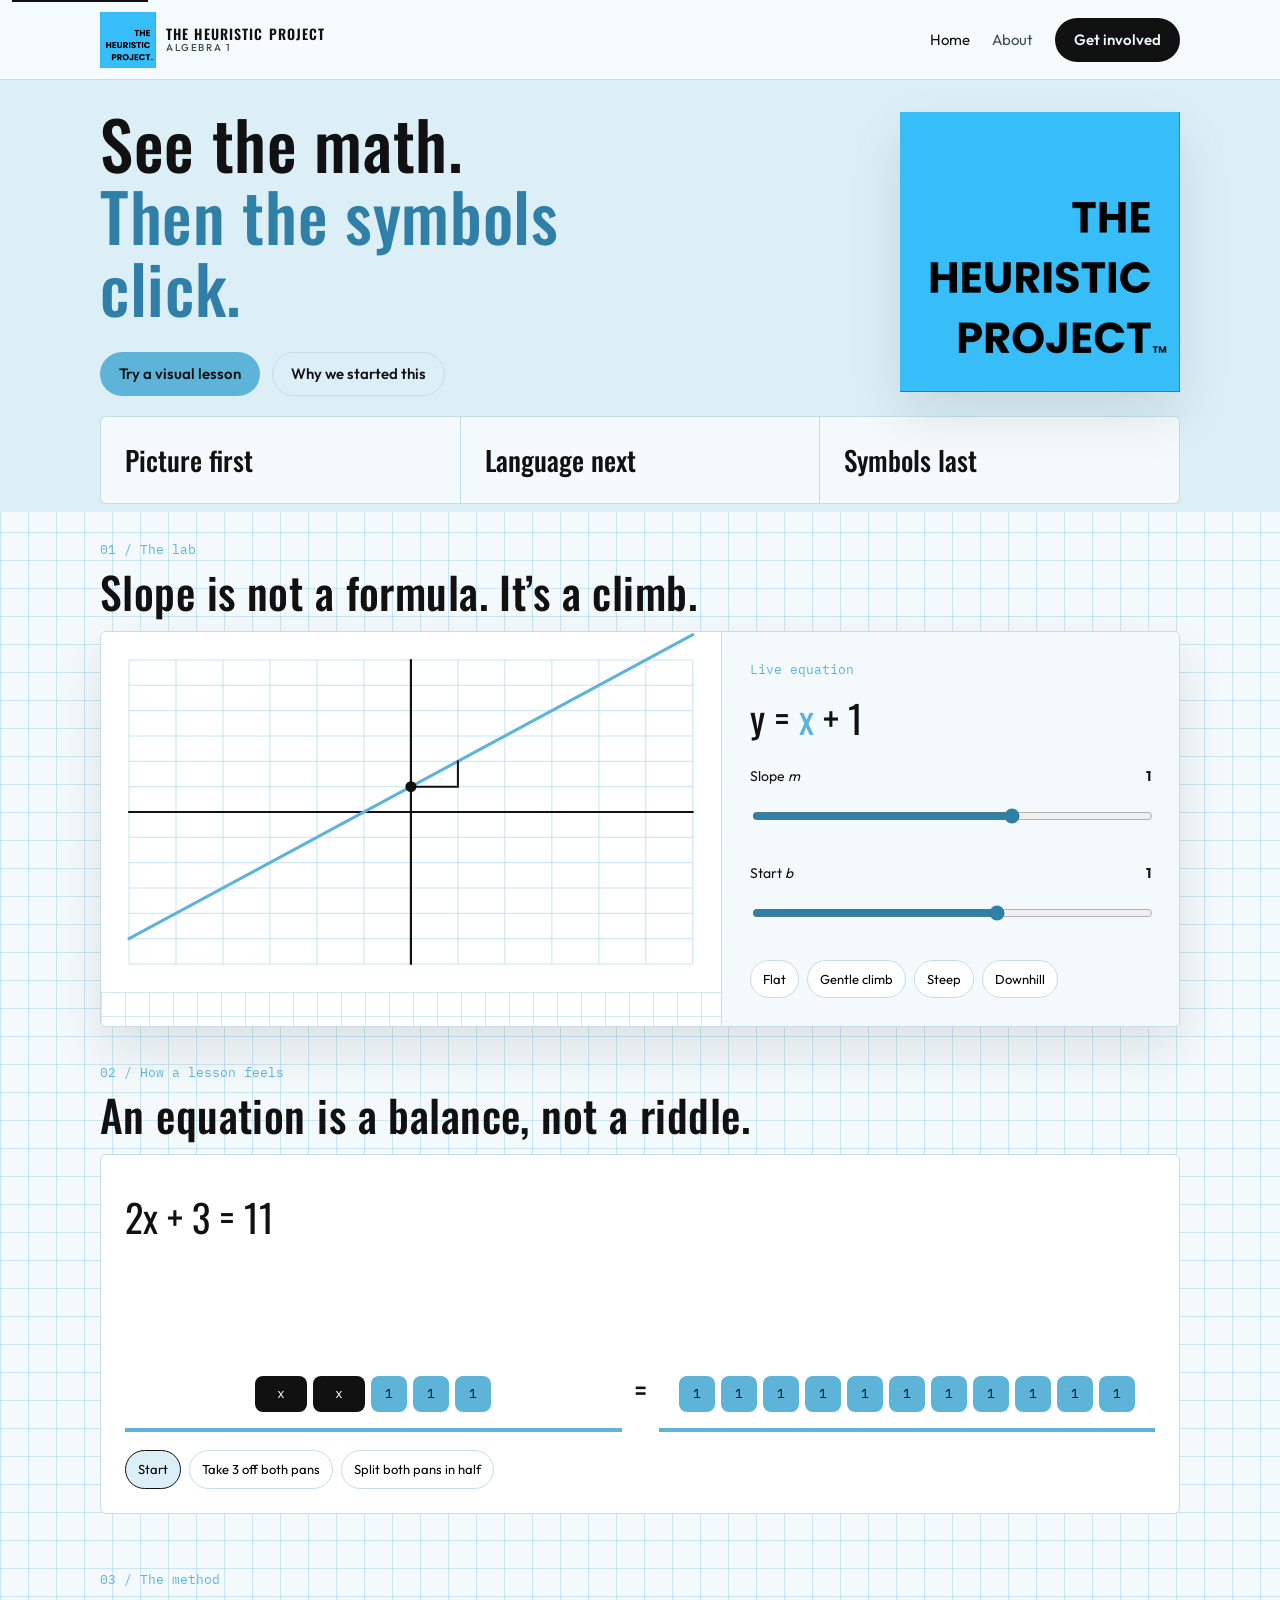
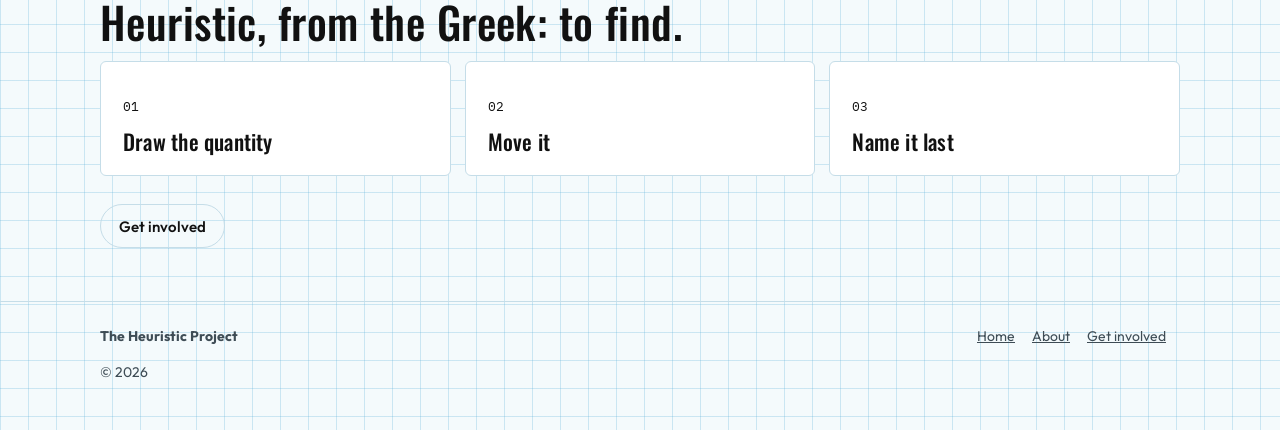
<file: index.html>
<!DOCTYPE html>
<html lang="en">
  <head>
    <meta charset="utf-8" />
    <meta name="viewport" content="width=device-width, initial-scale=1, viewport-fit=cover" />
    <meta name="theme-color" content="#5eb3d8" />
    <title>The Heuristic Project · Algebra you can see</title>
    <meta
      name="description"
      content="A nonprofit teaching Algebra 1 to kids in a visual way — pictures and motion first, symbols second."
    />
    <meta property="og:title" content="The Heuristic Project" />
    <meta property="og:description" content="Algebra 1, taught as pictures kids can actually see." />
    <meta property="og:image" content="assets/logo.png" />
    <link rel="icon" href="assets/favicon.svg" type="image/svg+xml" />
    <link rel="preconnect" href="https://fonts.googleapis.com" />
    <link rel="preconnect" href="https://fonts.gstatic.com" crossorigin />
    <link
      href="https://fonts.googleapis.com/css2?family=IBM+Plex+Mono:wght@400;500&family=Oswald:wght@500;600;700&family=Outfit:wght@400;500;560&display=swap"
      rel="stylesheet"
    />
    <link rel="stylesheet" href="styles.css" />
  </head>
  <body>
    <a class="skip-link" href="#main">Skip to content</a>
    <header class="topbar">
      <div class="wrap">
        <a class="brand" href="index.html">
          <img class="brand-logo" src="assets/logo.png" alt="" width="56" height="56" />
          <span class="brand-name"><strong>The Heuristic Project</strong><small>Algebra 1</small></span>
        </a>
        <button class="nav-toggle" type="button" aria-expanded="false" aria-controls="site-nav" aria-label="Menu">
          <svg width="18" height="12" viewBox="0 0 18 12" fill="none" aria-hidden="true">
            <path d="M1 1h16M1 6h16M1 11h16" stroke="#1a211c" stroke-width="1.6" stroke-linecap="round" />
          </svg>
        </button>
        <nav class="nav" id="site-nav">
          <a href="index.html" aria-current="page">Home</a>
          <a href="about.html">About</a>
          <a class="btn primary" href="join.html">Get involved</a>
        </nav>
      </div>
    </header>

    <main id="main">
      <section class="hero">
        <div class="wrap hero-grid">
          <div>
            <h1>See the math.<br /><em>Then the symbols click.</em></h1>
            <div class="hero-actions">
              <a class="btn saffron" href="#lab">Try a visual lesson</a>
              <a class="btn ghost" href="about.html">Why we started this</a>
            </div>
          </div>
          <div class="hero-frame">
            <img src="assets/logo.png" alt="The Heuristic Project logo: black stacked wordmark on a powder-blue square." />
          </div>
        </div>
        <div class="wrap">
          <div class="stats">
            <div class="stat">
              <b>Picture first</b>
            </div>
            <div class="stat">
              <b>Language next</b>
            </div>
            <div class="stat">
              <b>Symbols last</b>
            </div>
          </div>
        </div>
      </section>

      <section class="section" id="lab">
        <div class="wrap">
          <div class="section-head">
            <div>
              <p class="kicker">01 / The lab</p>
              <h2>Slope is not a formula. It’s a climb.</h2>
            </div>
          </div>
          <div class="lab">
            <div class="lab-canvas-wrap">
              <canvas id="slope-canvas" width="640" height="420" aria-label="Graph of y equals m x plus b"></canvas>
            </div>
            <div class="lab-panel">
              <p class="kicker">Live equation</p>
              <p class="eq" id="eq-line">y = <span class="m">x</span> <span class="b">+ 1</span></p>
              <div class="control">
                <label><span>Slope <i>m</i></span> <strong id="slope-m-val">1</strong></label>
                <input id="slope-m" type="range" min="-3" max="3" step="0.5" value="1" />
              </div>
              <div class="control">
                <label><span>Start <i>b</i></span> <strong id="slope-b-val">1</strong></label>
                <input id="slope-b" type="range" min="-4" max="4" step="0.5" value="1" />
              </div>
              <div class="presets">
                <button class="pill" type="button" data-preset="0,2">Flat</button>
                <button class="pill" type="button" data-preset="0.5,1" aria-pressed="false">Gentle climb</button>
                <button class="pill" type="button" data-preset="2,-1">Steep</button>
                <button class="pill" type="button" data-preset="-1,3">Downhill</button>
              </div>
            </div>
          </div>
        </div>
      </section>

      <section class="section tight">
        <div class="wrap">
          <div class="section-head">
            <div>
              <p class="kicker">02 / How a lesson feels</p>
              <h2>An equation is a balance, not a riddle.</h2>
            </div>
          </div>
          <div class="balance" id="balance-lab">
            <p class="eq" id="balance-eq">2x + 3 = 11</p>
            <div class="pans">
              <div class="pan" id="pan-left" aria-label="Left side of the equation"></div>
              <div class="equals">=</div>
              <div class="pan" id="pan-right" aria-label="Right side of the equation"></div>
            </div>
            <div class="steps">
              <button class="pill" type="button" data-step="0" aria-pressed="true">Start</button>
              <button class="pill" type="button" data-step="1">Take 3 off both pans</button>
              <button class="pill" type="button" data-step="2">Split both pans in half</button>
            </div>
          </div>
        </div>
      </section>

      <section class="section">
        <div class="wrap">
          <div class="section-head">
            <div>
              <p class="kicker">03 / The method</p>
              <h2>Heuristic, from the Greek: to find.</h2>
            </div>
          </div>
          <div class="cards">
            <article class="card">
              <p class="num">01</p>
              <h3>Draw the quantity</h3>
            </article>
            <article class="card">
              <p class="num">02</p>
              <h3>Move it</h3>
            </article>
            <article class="card">
              <p class="num">03</p>
              <h3>Name it last</h3>
            </article>
          </div>
          <p style="margin-top: 28px">
            <a class="btn ghost" href="join.html">Get involved</a>
          </p>
        </div>
      </section>
    </main>

    <footer>
      <div class="wrap foot">
        <div>
          <strong>The Heuristic Project</strong>
          <p>© <span id="year">2026</span></p>
        </div>
        <div>
          <a href="index.html">Home</a>
          <a href="about.html">About</a>
          <a href="join.html">Get involved</a>
        </div>
      </div>
    </footer>
    <script src="app.js"></script>
  </body>
</html>
</file>
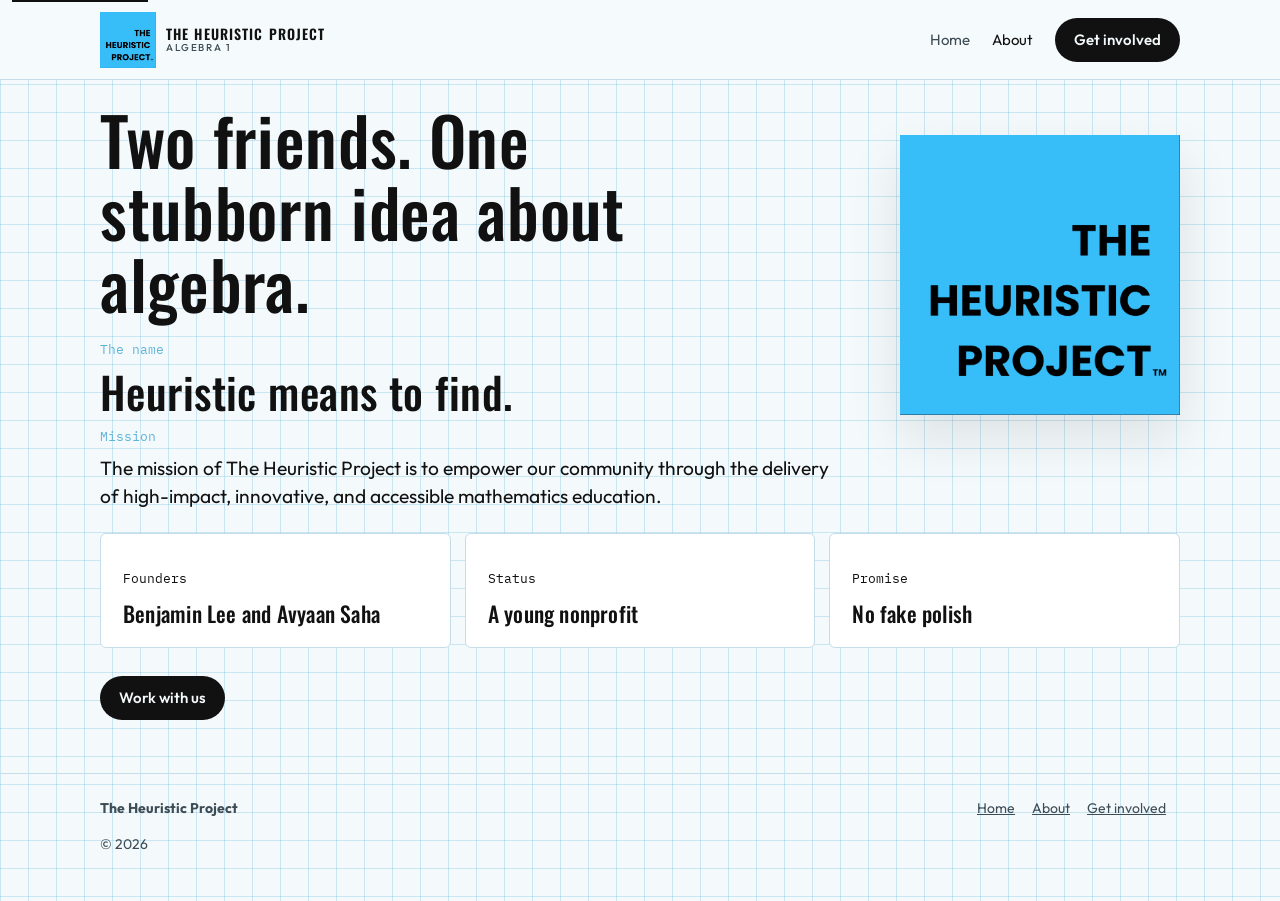
<file: about.html>
<!DOCTYPE html>
<html lang="en">
  <head>
    <meta charset="utf-8" />
    <meta name="viewport" content="width=device-width, initial-scale=1, viewport-fit=cover" />
    <meta name="theme-color" content="#5eb3d8" />
    <title>About · The Heuristic Project</title>
    <meta name="description" content="The Heuristic Project is a nonprofit started by Benjamin Lee and Avyaan Saha to teach Algebra 1 visually." />
    <link rel="icon" href="assets/favicon.svg" type="image/svg+xml" />
    <link rel="preconnect" href="https://fonts.googleapis.com" />
    <link rel="preconnect" href="https://fonts.gstatic.com" crossorigin />
    <link
      href="https://fonts.googleapis.com/css2?family=IBM+Plex+Mono:wght@400;500&family=Oswald:wght@500;600;700&family=Outfit:wght@400;500;560&display=swap"
      rel="stylesheet"
    />
    <link rel="stylesheet" href="styles.css" />
  </head>
  <body>
    <a class="skip-link" href="#main">Skip to content</a>
    <header class="topbar">
      <div class="wrap">
        <a class="brand" href="index.html">
          <img class="brand-logo" src="assets/logo.png" alt="" width="56" height="56" />
          <span class="brand-name"><strong>The Heuristic Project</strong><small>Algebra 1</small></span>
        </a>
        <button class="nav-toggle" type="button" aria-expanded="false" aria-controls="site-nav" aria-label="Menu">
          <svg width="18" height="12" viewBox="0 0 18 12" fill="none" aria-hidden="true">
            <path d="M1 1h16M1 6h16M1 11h16" stroke="#1a211c" stroke-width="1.6" stroke-linecap="round" />
          </svg>
        </button>
        <nav class="nav" id="site-nav">
          <a href="index.html">Home</a>
          <a href="about.html" aria-current="page">About</a>
          <a class="btn primary" href="join.html">Get involved</a>
        </nav>
      </div>
    </header>

    <main id="main">
      <section class="page-hero">
        <div class="wrap split about-intro">
          <div>
            <h1>Two friends. One stubborn idea about algebra.</h1>
            <p class="kicker">The name</p>
            <h2>Heuristic means to find.</h2>
          </div>
          <div class="logo-frame">
            <img class="photo" src="assets/logo.png" alt="The Heuristic Project logo, a powder-blue square with the name stacked in black." />
          </div>
        </div>
      </section>

      <section class="section tight">
        <div class="wrap">
          <p class="kicker">Mission</p>
          <p class="mission">The mission of The Heuristic Project is to empower our community through the delivery of high-impact, innovative, and accessible mathematics education.</p>
          <div class="cards">
            <article class="card">
              <p class="num">Founders</p>
              <h3>Benjamin Lee and Avyaan Saha</h3>
            </article>
            <article class="card">
              <p class="num">Status</p>
              <h3>A young nonprofit</h3>
            </article>
            <article class="card">
              <p class="num">Promise</p>
              <h3>No fake polish</h3>
            </article>
          </div>
          <p style="margin-top: 28px">
            <a class="btn primary" href="join.html">Work with us</a>
          </p>
        </div>
      </section>
    </main>

    <footer>
      <div class="wrap foot">
        <div>
          <strong>The Heuristic Project</strong>
          <p>© <span id="year">2026</span></p>
        </div>
        <div>
          <a href="index.html">Home</a>
          <a href="about.html">About</a>
          <a href="join.html">Get involved</a>
        </div>
      </div>
    </footer>
    <script src="app.js"></script>
  </body>
</html>
</file>
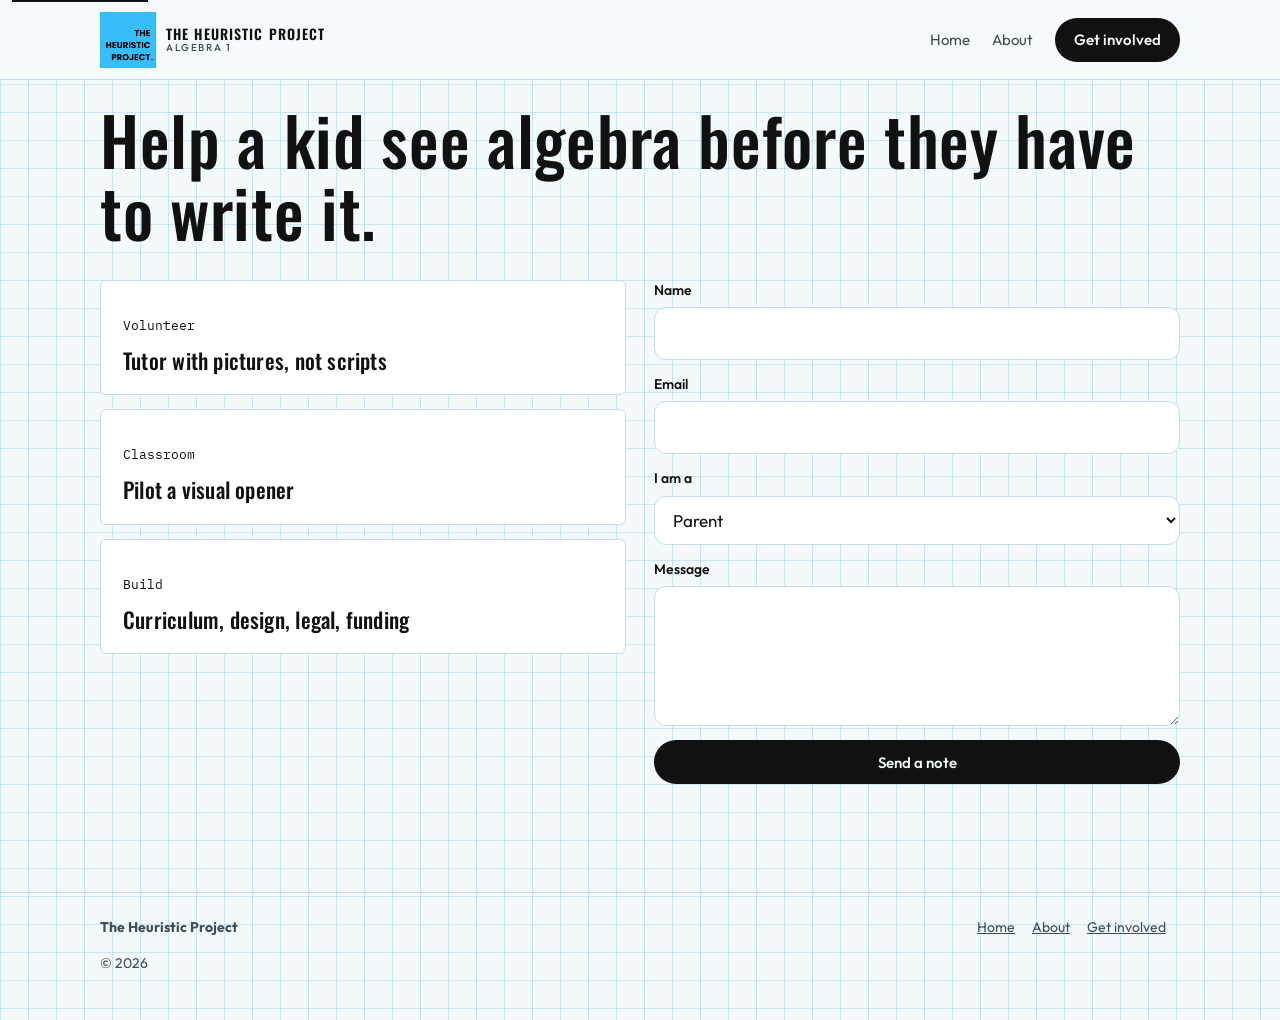
<file: join.html>
<!DOCTYPE html>
<html lang="en">
  <head>
    <meta charset="utf-8" />
    <meta name="viewport" content="width=device-width, initial-scale=1, viewport-fit=cover" />
    <meta name="theme-color" content="#5eb3d8" />
    <title>Get involved · The Heuristic Project</title>
    <meta name="description" content="Volunteer, partner a classroom, or write to The Heuristic Project." />
    <link rel="icon" href="assets/favicon.svg" type="image/svg+xml" />
    <link rel="preconnect" href="https://fonts.googleapis.com" />
    <link rel="preconnect" href="https://fonts.gstatic.com" crossorigin />
    <link
      href="https://fonts.googleapis.com/css2?family=IBM+Plex+Mono:wght@400;500&family=Oswald:wght@500;600;700&family=Outfit:wght@400;500;560&display=swap"
      rel="stylesheet"
    />
    <link rel="stylesheet" href="styles.css" />
  </head>
  <body>
    <a class="skip-link" href="#main">Skip to content</a>
    <header class="topbar">
      <div class="wrap">
        <a class="brand" href="index.html">
          <img class="brand-logo" src="assets/logo.png" alt="" width="56" height="56" />
          <span class="brand-name"><strong>The Heuristic Project</strong><small>Algebra 1</small></span>
        </a>
        <button class="nav-toggle" type="button" aria-expanded="false" aria-controls="site-nav" aria-label="Menu">
          <svg width="18" height="12" viewBox="0 0 18 12" fill="none" aria-hidden="true">
            <path d="M1 1h16M1 6h16M1 11h16" stroke="#1a211c" stroke-width="1.6" stroke-linecap="round" />
          </svg>
        </button>
        <nav class="nav" id="site-nav">
          <a href="index.html">Home</a>
          <a href="about.html">About</a>
          <a class="btn primary" href="join.html" aria-current="page">Get involved</a>
        </nav>
      </div>
    </header>

    <main id="main">
      <section class="page-hero">
        <div class="wrap">
          <h1>Help a kid see algebra before they have to write it.</h1>
        </div>
      </section>

      <section class="section">
        <div class="wrap split">
          <div>
            <div class="cards stack">
              <article class="card">
                <p class="num">Volunteer</p>
                <h3>Tutor with pictures, not scripts</h3>
              </article>
              <article class="card">
                <p class="num">Classroom</p>
                <h3>Pilot a visual opener</h3>
              </article>
              <article class="card">
                <p class="num">Build</p>
                <h3>Curriculum, design, legal, funding</h3>
              </article>
            </div>
          </div>
          <form class="form" id="join-form">
            <label class="field">
              <span>Name</span>
              <input name="name" type="text" autocomplete="name" required />
            </label>
            <label class="field">
              <span>Email</span>
              <input name="email" type="email" autocomplete="email" required />
            </label>
            <label class="field">
              <span>I am a</span>
              <select name="role">
                <option>Parent</option>
                <option>Teacher</option>
                <option>Student</option>
                <option>Volunteer</option>
                <option>Something else</option>
              </select>
            </label>
            <label class="field">
              <span>Message</span>
              <textarea name="message"></textarea>
            </label>
            <button class="btn primary" type="submit">Send a note</button>
            <p class="form-status" id="form-status" role="status"></p>
          </form>
        </div>
      </section>
    </main>

    <footer>
      <div class="wrap foot">
        <div>
          <strong>The Heuristic Project</strong>
          <p>© <span id="year">2026</span></p>
        </div>
        <div>
          <a href="index.html">Home</a>
          <a href="about.html">About</a>
          <a href="join.html">Get involved</a>
        </div>
      </div>
    </footer>
    <script src="app.js"></script>
  </body>
</html>
</file>
<file: styles.css>
:root {
  --paper: #f4fafc;
  --paper-2: #dceef6;
  --ink: #111111;
  --ink-soft: #3e4c55;
  --sage: #2f7fa6;
  --sage-2: #24688a;
  --saffron: #5eb3d8;
  --vermillion: #111111;
  --blue: #5eb3d8;
  --line: rgba(94, 179, 216, 0.28);
  --rule: #c5dde8;
  --shadow: 0 22px 50px rgba(17, 17, 17, 0.1);
  --radius: 6px;
  --max: 1120px;
  --nav-h: 80px;
}

*,
*::before,
*::after {
  box-sizing: border-box;
}

html {
  scroll-behavior: smooth;
}

html,
body {
  overflow-x: hidden;
  max-width: 100%;
}

body {
  margin: 0;
  color: var(--ink);
  font-family: Outfit, "Helvetica Neue", sans-serif;
  font-size: 17px;
  line-height: 1.55;
  background-color: var(--paper);
  background-image:
    linear-gradient(var(--line) 1px, transparent 1px),
    linear-gradient(90deg, var(--line) 1px, transparent 1px);
  background-size: 28px 28px;
}

img {
  max-width: 100%;
  display: block;
}

a {
  color: var(--sage);
}

.skip-link {
  position: absolute;
  left: 12px;
  top: -40px;
  background: var(--ink);
  color: var(--paper);
  padding: 8px 12px;
  z-index: 100;
}

.skip-link:focus {
  top: 12px;
}

.wrap {
  width: 100%;
  max-width: var(--max);
  padding-inline: 20px;
  margin-inline: auto;
}

.topbar {
  position: sticky;
  top: 0;
  z-index: 40;
  height: var(--nav-h);
  display: flex;
  align-items: center;
  background: color-mix(in srgb, var(--paper) 88%, white);
  backdrop-filter: blur(14px);
  border-bottom: 1px solid var(--rule);
}

.topbar .wrap {
  display: flex;
  align-items: center;
  justify-content: space-between;
  gap: 16px;
  width: 100%;
  max-width: var(--max);
}

.brand {
  display: flex;
  align-items: center;
  gap: 10px;
  text-decoration: none;
  color: var(--ink);
  font-weight: 560;
  letter-spacing: -0.02em;
}

.brand-logo {
  width: 56px;
  height: 56px;
  border-radius: 0;
  box-shadow: none;
  object-fit: contain;
  background: var(--blue);
}

.brand-name {
  display: flex;
  flex-direction: column;
  line-height: 1.15;
}

.brand-name strong {
  font-family: Oswald, "Arial Narrow", sans-serif;
  font-weight: 600;
  letter-spacing: 0.08em;
  text-transform: uppercase;
  font-size: 14px;
}

.brand-name small {
  font-size: 10px;
  font-weight: 500;
  letter-spacing: 0.16em;
  text-transform: uppercase;
  color: var(--ink-soft);
}

.nav {
  display: flex;
  align-items: center;
  gap: 22px;
}

.nav a {
  text-decoration: none;
  color: var(--ink-soft);
  font-size: 15px;
}

.nav a[aria-current="page"],
.nav a:hover {
  color: var(--ink);
}

.nav a.btn.primary,
.nav a.btn.primary:hover,
.nav a.btn.primary[aria-current="page"] {
  color: var(--paper);
  background: var(--ink);
}

.nav-toggle {
  display: none;
  width: 44px;
  height: 44px;
  border: 1px solid var(--rule);
  background: var(--paper);
  border-radius: 10px;
}

.btn {
  display: inline-flex;
  align-items: center;
  justify-content: center;
  gap: 8px;
  min-height: 44px;
  padding: 0 18px;
  border-radius: 999px;
  border: 1px solid transparent;
  text-decoration: none;
  font: inherit;
  font-size: 15px;
  font-weight: 560;
  cursor: pointer;
}

.btn.primary {
  background: var(--ink);
  color: var(--paper);
}

.btn.primary:hover {
  background: #000;
}

.btn.ghost {
  background: transparent;
  color: var(--ink);
  border-color: var(--rule);
}

.btn.saffron,
.btn.accent {
  background: var(--blue);
  color: var(--ink);
}

.eyebrow {
  display: flex;
  align-items: center;
  gap: 10px;
  font-size: 12px;
  font-weight: 600;
  letter-spacing: 0.14em;
  text-transform: uppercase;
  color: var(--sage);
  margin: 0 0 14px;
  max-width: 40rem;
}

.eyebrow::before {
  content: "";
  width: 28px;
  height: 2px;
  background: var(--saffron);
}

h1,
h2,
h3,
.display {
  font-family: Oswald, "Arial Narrow", sans-serif;
  font-weight: 500;
  letter-spacing: 0.01em;
  line-height: 1.08;
  margin: 0;
  overflow-wrap: break-word;
}

h1 {
  font-size: clamp(2.35rem, 5.2vw, 4.4rem);
}

h2 {
  font-size: clamp(1.8rem, 3.4vw, 2.8rem);
}

h3 {
  font-size: 1.35rem;
}

.lede {
  font-size: clamp(1.05rem, 1.6vw, 1.25rem);
  color: var(--ink-soft);
  max-width: 42rem;
}

h1, h2, h3, p, .lede, .hero-note, .caption {
  max-width: 100%;
  overflow-wrap: break-word;
}

.hero {
  padding: 28px 0 8px;
  background: color-mix(in srgb, var(--blue) 16%, var(--paper));
}

.hero-grid {
  display: grid;
  grid-template-columns: 1.05fr 0.95fr;
  gap: 48px;
  align-items: center;
}

.hero h1 em {
  font-style: normal;
  color: var(--sage);
}

.hero-actions {
  display: flex;
  flex-wrap: wrap;
  gap: 12px;
  margin-top: 28px;
}

.hero-grid > * {
  min-width: 0;
}

.hero-note {
  margin-top: 18px;
  font-size: 14px;
  color: var(--ink-soft);
}

.hero-frame,
.logo-frame {
  position: relative;
  width: min(100%, 280px);
  max-width: 100%;
  margin-left: auto;
  aspect-ratio: 1 / 1;
  min-width: 0;
}

.hero-frame img,
.logo-frame img {
  position: absolute;
  inset: 0;
  width: 100%;
  height: 100%;
  object-fit: contain;
  border-radius: 0;
  box-shadow: var(--shadow);
  background: var(--blue);
  display: block;
}

.hero-chip {
  position: absolute;
  left: 16px;
  bottom: 16px;
  background: color-mix(in srgb, var(--paper) 92%, white);
  border: 1px solid var(--rule);
  border-radius: 14px;
  padding: 10px 12px;
  font-family: "IBM Plex Mono", ui-monospace, monospace;
  font-size: 13px;
}

.stats {
  display: grid;
  grid-template-columns: repeat(3, 1fr);
  gap: 1px;
  background: var(--rule);
  border: 1px solid var(--rule);
  border-radius: var(--radius);
  overflow: hidden;
  margin: 20px 0 0;
}

.stat {
  background: var(--paper);
  padding: 22px 24px;
}

.stat b {
  display: block;
  font-family: Oswald, "Arial Narrow", sans-serif;
  font-size: 1.7rem;
  font-weight: 500;
}

.stat span {
  color: var(--ink-soft);
  font-size: 14px;
}

.section {
  padding: 28px 0;
}

.section.tight {
  padding: 8px 0 28px;
}

.section-head {
  margin-bottom: 16px;
}

.kicker {
  font-family: "IBM Plex Mono", ui-monospace, monospace;
  font-size: 13px;
  color: var(--saffron);
  margin: 0 0 8px;
}

.lab {
  background: #fff;
  border: 1px solid var(--rule);
  border-radius: var(--radius);
  box-shadow: var(--shadow);
  overflow: hidden;
  display: grid;
  grid-template-columns: 1.15fr 0.85fr;
}

.lab-canvas-wrap {
  background:
    linear-gradient(var(--line) 1px, transparent 1px),
    linear-gradient(90deg, var(--line) 1px, transparent 1px),
    #fff;
  background-size: 24px 24px;
  min-height: 0;
  position: relative;
}

#slope-canvas {
  width: 100%;
  height: 360px;
  display: block;
}

.lab-panel {
  padding: 28px;
  border-left: 1px solid var(--rule);
  background: var(--paper);
}

.eq {
  font-family: Oswald, "Arial Narrow", sans-serif;
  font-size: clamp(1.8rem, 3vw, 2.4rem);
  margin: 8px 0 6px;
}

.eq .m { color: var(--blue); }
.eq .b { color: var(--ink); }

.caption {
  color: var(--ink-soft);
  min-height: 3.2em;
}

.control {
  margin: 18px 0;
}

.control label {
  display: flex;
  justify-content: space-between;
  font-size: 14px;
  margin-bottom: 6px;
}

.control input[type="range"] {
  width: 100%;
  accent-color: var(--sage);
}

.presets {
  display: flex;
  flex-wrap: wrap;
  gap: 8px;
  margin-top: 8px;
}

.pill {
  border: 1px solid var(--rule);
  background: #fff;
  border-radius: 999px;
  padding: 8px 12px;
  font: inherit;
  font-size: 13px;
  cursor: pointer;
}

.pill:hover,
.pill[aria-pressed="true"] {
  border-color: var(--ink);
  background: var(--paper-2);
}

.cards {
  display: grid;
  grid-template-columns: repeat(3, 1fr);
  gap: 14px;
}

.cards.stack {
  grid-template-columns: 1fr;
}

.card {
  background: #fff;
  border: 1px solid var(--rule);
  border-radius: var(--radius);
  padding: 22px;
}

.card .num {
  font-family: "IBM Plex Mono", ui-monospace, monospace;
  color: var(--vermillion);
  font-size: 13px;
}

.card p {
  color: var(--ink-soft);
}

.split {
  display: grid;
  grid-template-columns: 1fr 1fr;
  gap: 28px;
  align-items: start;
}

.about-intro {
  align-items: end;
}

.about-intro .kicker {
  margin-top: 20px;
}

.mission {
  margin: 0 0 22px;
  max-width: 46rem;
  font-size: 1.2rem;
  line-height: 1.45;
}

.photo {
  border-radius: 0;
  background: var(--blue);
}

.units {
  display: grid;
  grid-template-columns: 1fr 1fr;
  gap: 14px;
}

.unit {
  display: grid;
  grid-template-columns: auto 1fr;
  gap: 14px;
  padding: 16px;
  border: 1px solid var(--rule);
  border-radius: var(--radius);
  background: #fff;
  text-decoration: none;
  color: inherit;
}

.unit .mark {
  width: 42px;
  height: 42px;
  border-radius: 0;
  display: grid;
  place-items: center;
  font-family: Oswald, "Arial Narrow", sans-serif;
  background: var(--blue);
  color: var(--ink);
}

.unit p {
  margin: 4px 0 0;
  color: var(--ink-soft);
  font-size: 14px;
}

.balance {
  background: #fff;
  border: 1px solid var(--rule);
  border-radius: var(--radius);
  padding: 24px;
}

.pans {
  display: grid;
  grid-template-columns: 1fr auto 1fr;
  gap: 12px;
  align-items: end;
  min-height: 180px;
}

.pan {
  border-bottom: 4px solid var(--blue);
  padding: 12px 8px 16px;
  display: flex;
  flex-wrap: wrap;
  gap: 6px;
  justify-content: center;
  align-items: end;
}

.equals {
  font-family: Oswald, "Arial Narrow", sans-serif;
  font-size: 2rem;
  padding-bottom: 18px;
}

.tile {
  width: 36px;
  height: 36px;
  border-radius: 8px;
  display: grid;
  place-items: center;
  font-family: "IBM Plex Mono", ui-monospace, monospace;
  font-size: 13px;
  color: #fffdf8;
}

.tile.x { background: var(--ink); width: 52px; }
.tile.one { background: var(--blue); color: var(--ink); }
.tile.out { opacity: 0.25; }

.steps {
  display: flex;
  flex-wrap: wrap;
  gap: 8px;
  margin-top: 18px;
}

.form {
  display: grid;
  gap: 14px;
  max-width: 560px;
}

.field {
  display: grid;
  gap: 6px;
}

.field span {
  font-size: 14px;
  font-weight: 560;
}

input,
select,
textarea {
  font: inherit;
  padding: 12px 14px;
  border-radius: 12px;
  border: 1px solid var(--rule);
  background: #fff;
  color: var(--ink);
}

textarea {
  min-height: 140px;
  resize: vertical;
}

.form-status {
  min-height: 1.4em;
  color: var(--sage);
}

.page-hero {
  padding: 24px 0 4px;
}

footer {
  border-top: 1px solid var(--rule);
  padding: 24px 0 32px;
  margin-top: 8px;
  color: var(--ink-soft);
  font-size: 14px;
}

.foot {
  display: flex;
  justify-content: space-between;
  gap: 24px;
  flex-wrap: wrap;
}

.foot a {
  color: inherit;
  margin-right: 14px;
}

@media (max-width: 420px) {
  .brand-name small {
    display: none;
  }
}

@media (max-width: 880px) {
  h1 {
    font-size: 1.5rem;
    width: 320px;
    max-width: 320px;
    overflow-wrap: anywhere;
  }

  .hero-grid,
  .lab,
  .section-head,
  .split {
    display: flex;
    flex-direction: column;
    gap: 20px;
    min-width: 0;
    max-width: 100%;
  }

  .about-intro {
    align-items: stretch;
  }

  .hero-grid > *:not(.hero-frame),
  .split > *:not(.logo-frame),
  .lab > *,
  .cards > *,
  .units > *,
  .stats > * {
    width: 100%;
    max-width: 100%;
    min-width: 0;
  }

  .hero-grid > .hero-frame,
  .about-intro > .logo-frame {
    width: min(260px, calc(100vw - 48px));
    max-width: min(260px, calc(100vw - 48px));
    flex: 0 0 auto;
    margin-left: 0;
    margin-right: auto;
  }

  .cards,
  .units,
  .stats {
    grid-template-columns: 1fr;
  }

  .lab-panel {
    border-left: 0;
    border-top: 1px solid var(--rule);
  }

  .nav-toggle {
    display: grid;
    place-items: center;
  }

  .nav {
    display: none;
    position: absolute;
    top: var(--nav-h);
    left: 0;
    right: 0;
    flex-direction: column;
    align-items: stretch;
    gap: 0;
    background: var(--paper);
    border-bottom: 1px solid var(--rule);
    padding: 8px 20px 18px;
  }

  .nav.open {
    display: flex;
  }

  .nav a,
  .nav .btn {
    padding: 12px 0;
  }

  .nav a.btn.primary {
    justify-content: center;
    margin-top: 8px;
  }

  .hero-actions {
    flex-direction: column;
    align-items: stretch;
  }

  .hero-actions .btn {
    width: 100%;
    flex: none;
  }

  .topbar {
    position: sticky;
  }
}

@media (prefers-reduced-motion: reduce) {
  html { scroll-behavior: auto; }
}
</file>
